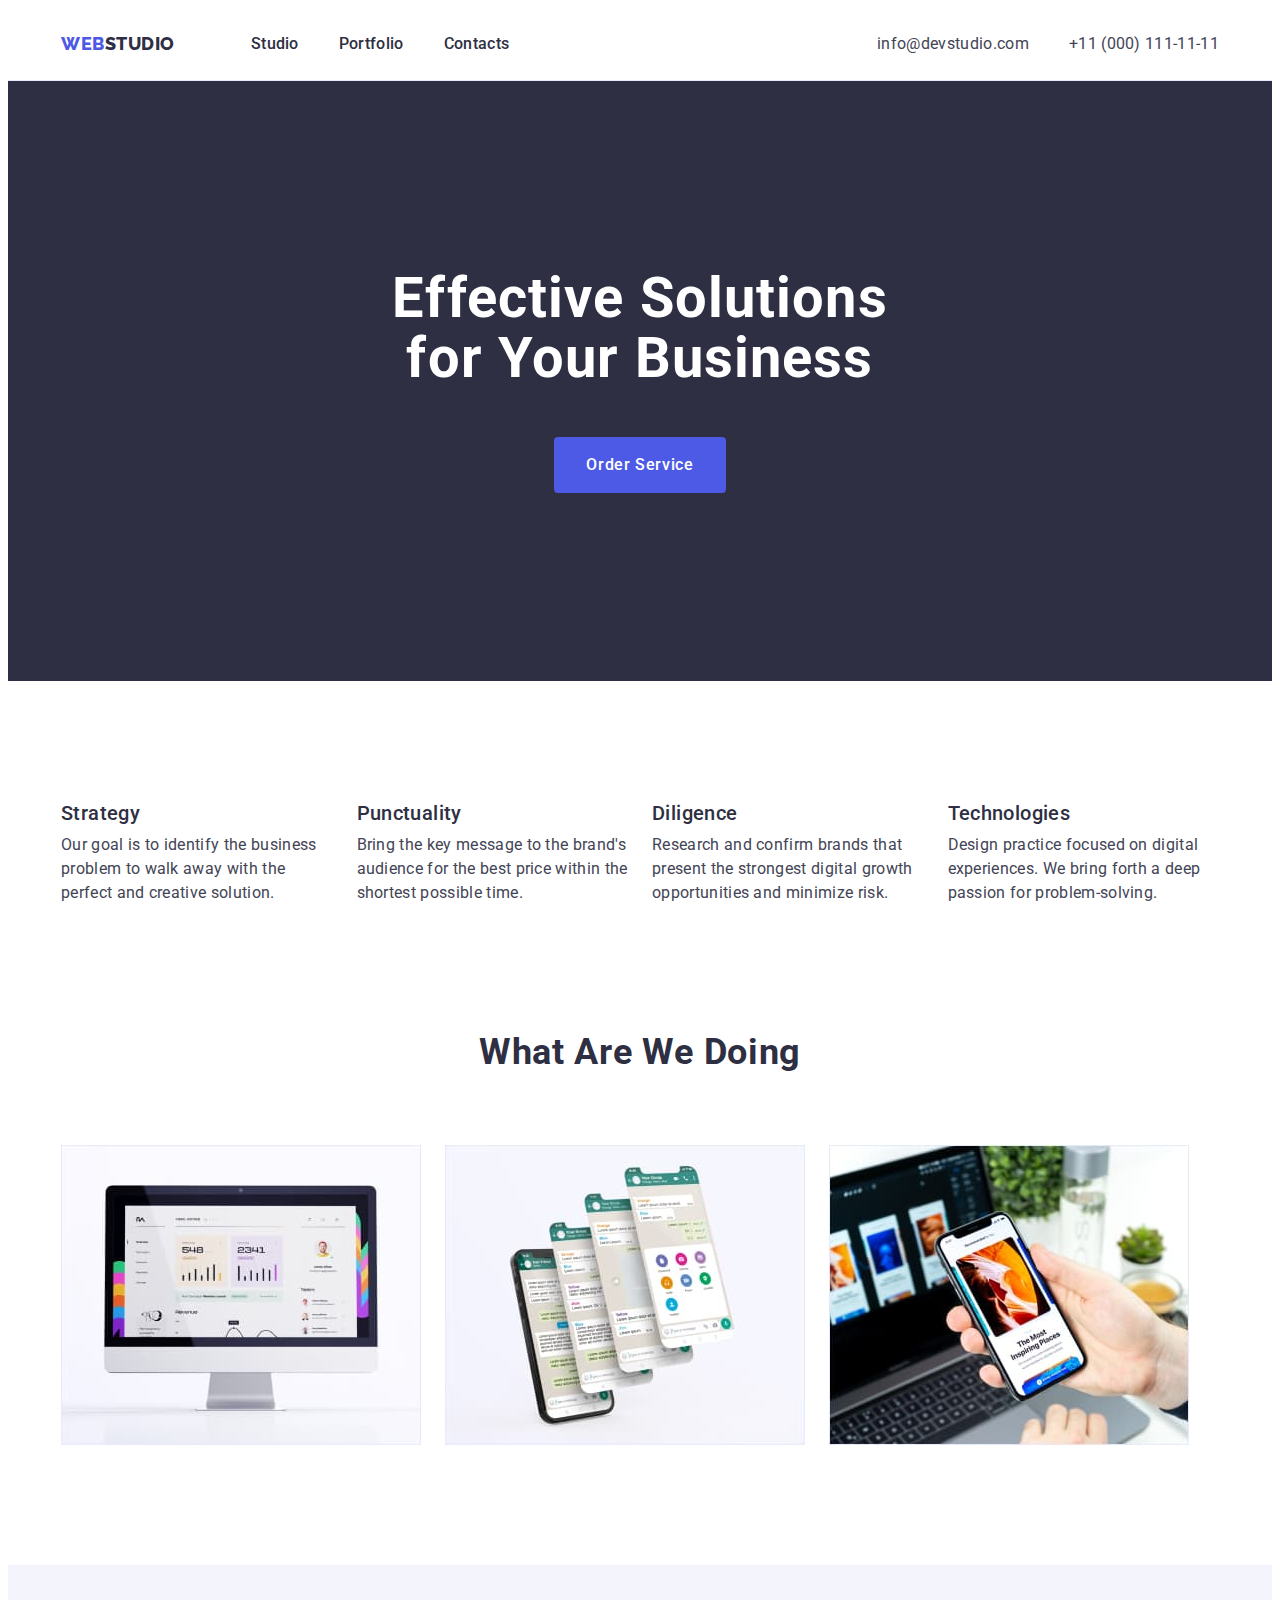
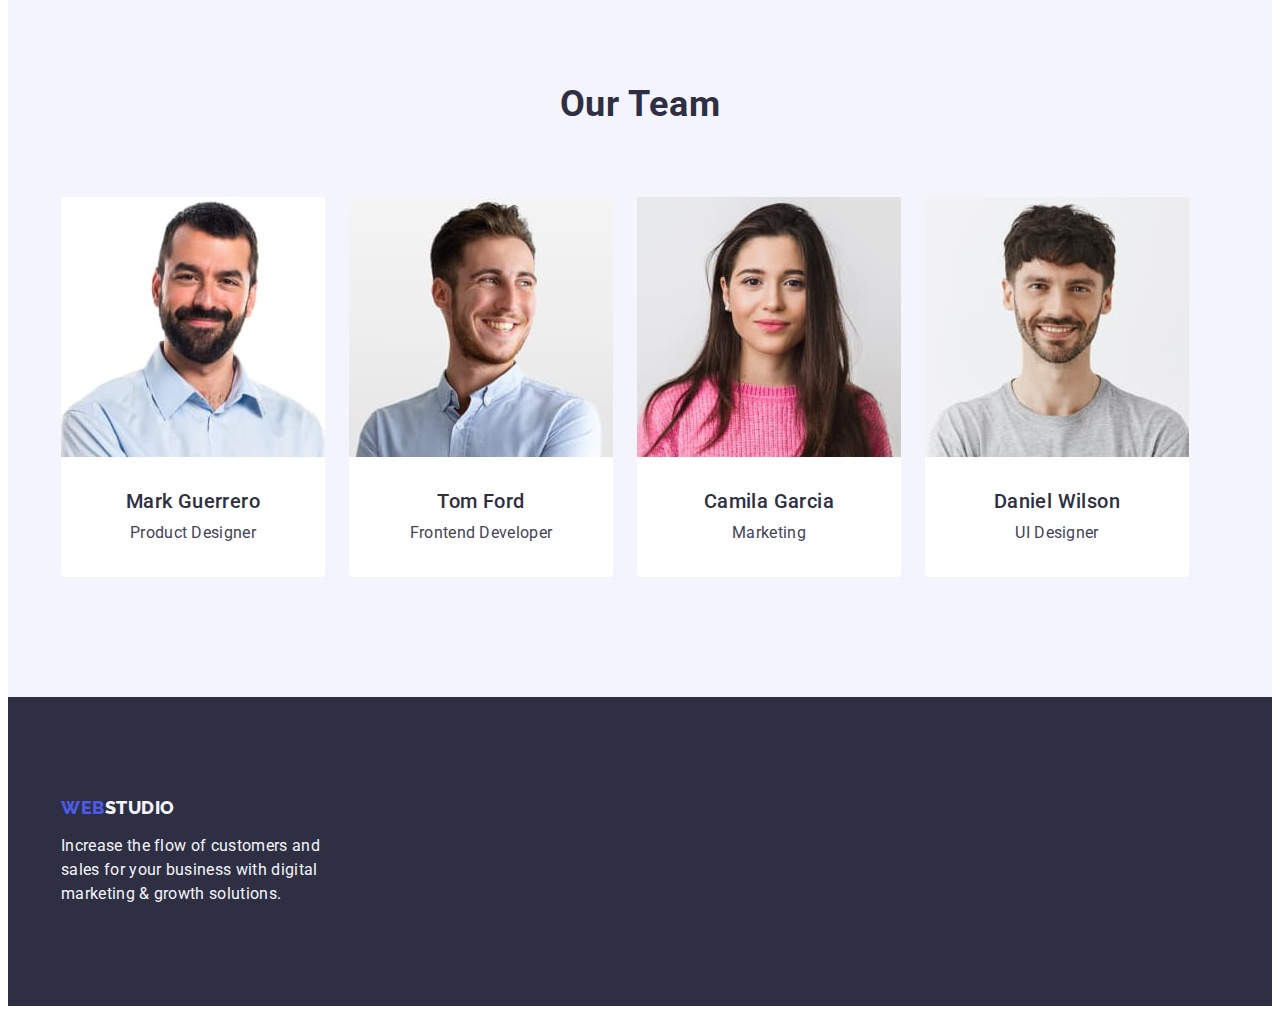
<file: index.html>
<!DOCTYPE html>
<html lang="en">
  <head>
    <meta charset="UTF-8" />
    <meta http-equiv="X-UA-Compatible" content="IE=edge" />
    <meta name="viewport" content="width=device-width, initial-scale=1.0" />
    <link rel="preconnect" href="https://fonts.googleapis.com" />
    <link rel="preconnect" href="https://fonts.gstatic.com" crossorigin />
    <link
      href="https://fonts.googleapis.com/css2?family=Raleway:wght@800&family=Roboto:wght@400;500;700;900&display=swap"
      rel="stylesheet"
    />
    <title>WebStudio</title>
    <link
      rel="stylesheet"
      href="https://cdnjs.cloudflare.com/ajax/libs/modern-normalize/2.0.0/modern-normalize.min.css"
      integrity="sha512-4xo8blKMVCiXpTaLzQSLSw3KFOVPWhm/TRtuPVc4WG6kUgjH6J03IBuG7JZPkcWMxJ5huwaBpOpnwYElP/m6wg=="
      crossorigin="anonymous"
      referrerpolicy="no-referrer"
    />
    <link rel="stylesheet" href="./css/styles.css" />
  </head>

  <body>
    <header class="header">
      <div class="container header-container">
        <nav class="header-navigation list">
          <a class="header-logo link" href="./index.html"
            >Web<span class="logo-span">Studio</span></a
          >
          <ul class="header-list list">
            <li class="header-menu-item link">
              <a class="header-menu-link link" href="./index.html">Studio</a>
            </li>
            <li class="header-menu-item link">
              <a class="header-menu-link link" href="./portfolio.html"
                >Portfolio</a
              >
            </li>
            <li class="header-menu-item link">
              <a class="header-menu-link link" href="">Contacts</a>
            </li>
          </ul>
        </nav>

        <address class="header-contacts link">
          <ul class="header-contacts-list list">
            <li class="header-contacts-item link">
              <a
                class="header-contacts-link link"
                href="mailto:info@devstudio.com"
                >info@devstudio.com</a
              >
            </li>
            <li class="header-contacts-item link">
              <a class="header-contacts-link link" href="tel:+110001111111"
                >+11 (000) 111-11-11</a
              >
            </li>
          </ul>
        </address>
      </div>
    </header>

    <main>
      <section class="hero">
        <div class="container hero-content">
          <h1 class="hero-title">Effective Solutions for Your Business</h1>
          <button type="button" class="hero-btn hero-style-btn">
            Order Service
          </button>
        </div>
      </section>

      <section class="advantages">
        <div class="container advantages-container">
          <h2 class="visually-hidden advantages-title" hidden>Advantages</h2>
          <ul class="advantages-list list">
            <li class="advantages-item">
              <h3 class="advantages-subtitle">Strategy</h3>
              <p class="advantages-text">
                Our goal is to identify the business problem to walk away with
                the perfect and creative solution.
              </p>
            </li>
            <li class="advantages-item">
              <h3 class="advantages-subtitle">Punctuality</h3>
              <p class="advantages-text">
                Bring the key message to the brand's audience for the best price
                within the shortest possible time.
              </p>
            </li>
            <li class="advantages-item">
              <h3 class="advantages-subtitle">Diligence</h3>
              <p class="advantages-text">
                Research and confirm brands that present the strongest digital
                growth opportunities and minimize risk.
              </p>
            </li>
            <li class="advantages-item">
              <h3 class="advantages-subtitle">Technologies</h3>
              <p class="advantages-text">
                Design practice focused on digital experiences. We bring forth a
                deep passion for problem-solving.
              </p>
            </li>
          </ul>
        </div>
      </section>
      <section class="project">
        <div class="container project-container">
          <h2 class="project-title">What are we doing</h2>
          <ul class="project-list list">
            <li class="project-item">
              <img
                src="./images/img1.jpg"
                alt="display"
                width="360"
                height="300"
              />
            </li>
            <li class="project-item">
              <img
                src="./images/img2.jpg"
                alt="phone"
                width="360"
                height="300"
              />
            </li>
            <li class="project-item">
              <img
                src="./images/img3.jpg"
                alt="website"
                width="360"
                height="300"
              />
            </li>
          </ul>
        </div>
      </section>
      <section class="team">
        <div class="container tem-container">
          <h2 class="team-title">Our Team</h2>
          <ul class="team-list list">
            <li class="team-item">
              <img
                src="./images/photo1.jpg"
                alt="Mark Guerrero photo"
                width="264"
                height="260"
              />
              <div class="team-photo-card">
                <h3 class="team-subtitle">Mark Guerrero</h3>
                <p class="team-text">Product Designer</p>
              </div>
            </li>
            <li class="team-item">
              <img
                src="./images/photo2.jpg"
                alt="Tom Ford photo"
                width="264"
                height="260"
              />
              <div class="team-photo-card">
                <h3 class="team-subtitle">Tom Ford</h3>
                <p class="team-text">Frontend Developer</p>
              </div>
            </li>
            <li class="team-item">
              <img
                src="./images/photo3.jpg"
                alt="Camila Garcia photo"
                width="264"
                height="260"
              />
              <div class="team-photo-card">
                <h3 class="team-subtitle">Camila Garcia</h3>
                <p class="team-text">Marketing</p>
              </div>
            </li>
            <li class="team-item">
              <img
                src="./images/photo4.jpg"
                alt="Daniel Wilson photo"
                width="264"
                height="260"
              />
              <div class="team-photo-card">
                <h3 class="team-subtitle">Daniel Wilson</h3>
                <p class="team-text">UI Designer</p>
              </div>
            </li>
          </ul>
        </div>
      </section>
    </main>

    <footer class="footer">
      <div class="container footer-container">
        <a class="footer-logo link" href="./index.html"
          >Web<span class="footer-span">Studio</span></a
        >
        <p class="footer-text">
          Increase the flow of customers and sales for your business with
          digital marketing & growth solutions.
        </p>
      </div>
    </footer>
  </body>
</html>
</file>
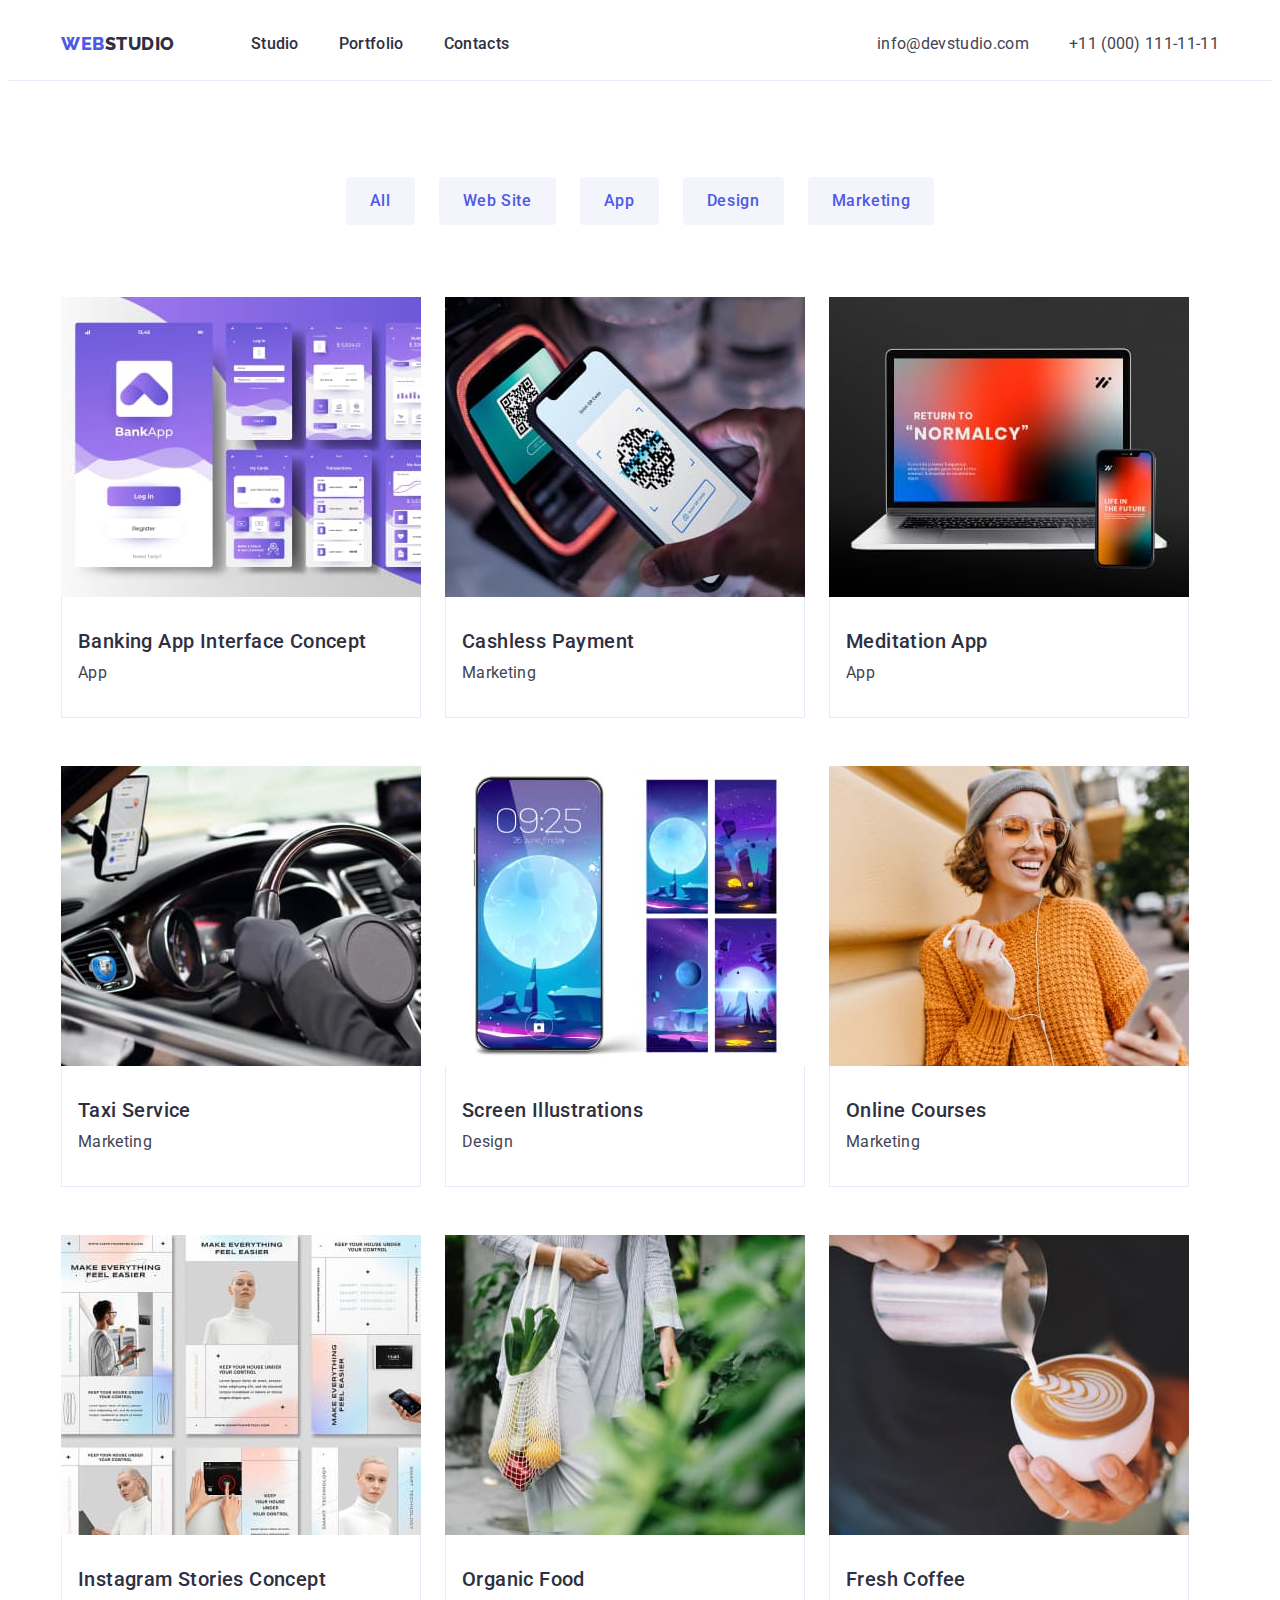
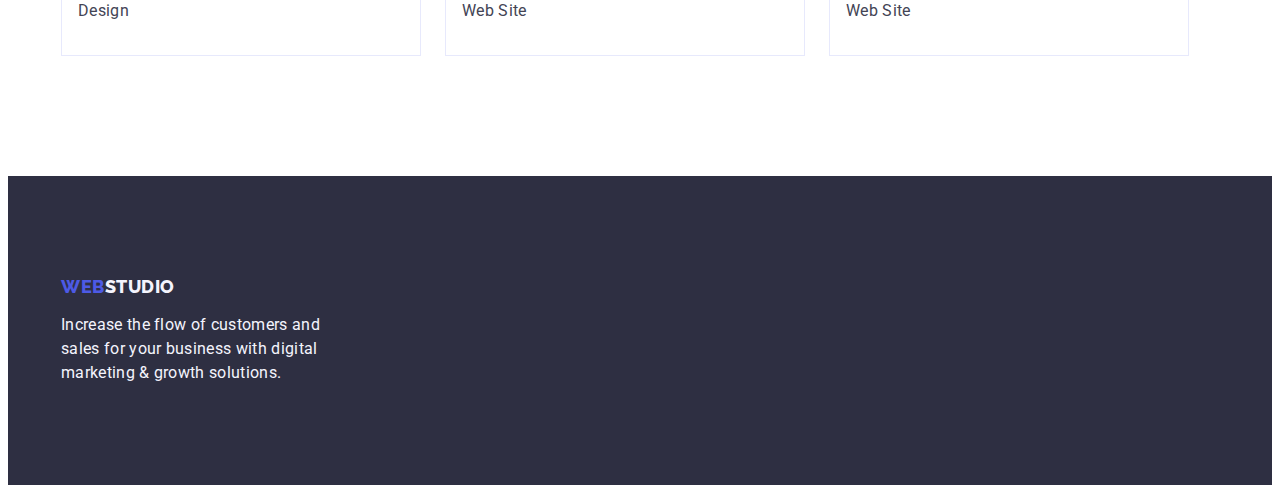
<file: portfolio.html>
<!DOCTYPE html>
<html lang="en">
  <head>
    <meta charset="UTF-8" />
    <meta http-equiv="X-UA-Compatible" content="IE=edge" />
    <meta name="viewport" content="width=device-width, initial-scale=1.0" />
    <link rel="preconnect" href="https://fonts.googleapis.com" />
    <link rel="preconnect" href="https://fonts.gstatic.com" crossorigin />
    <link
      href="https://fonts.googleapis.com/css2?family=Raleway:wght@800&family=Roboto:wght@400;500;700;900&display=swap"
      rel="stylesheet"
    />
    <title>Portfolio</title>
    <link
      rel="stylesheet"
      href="https://cdnjs.cloudflare.com/ajax/libs/modern-normalize/2.0.0/modern-normalize.min.css"
      integrity="sha512-4xo8blKMVCiXpTaLzQSLSw3KFOVPWhm/TRtuPVc4WG6kUgjH6J03IBuG7JZPkcWMxJ5huwaBpOpnwYElP/m6wg=="
      crossorigin="anonymous"
      referrerpolicy="no-referrer"
    />
    <link rel="stylesheet" href="./css/styles.css" />
  </head>

  <body>
    <header class="header">
      <div class="container header-container">
        <nav class="header-navigation list">
          <a class="header-logo link" href="./index.html"
            >Web<span class="logo-span">Studio</span></a
          >
          <ul class="header-list list">
            <li class="header-menu-item link">
              <a class="header-menu-link link" href="./index.html">Studio</a>
            </li>
            <li class="header-menu-item link">
              <a class="header-menu-link link" href="./portfolio.html"
                >Portfolio</a
              >
            </li>
            <li class="header-menu-item link">
              <a class="header-menu-link link" href="">Contacts</a>
            </li>
          </ul>
        </nav>

        <address class="header-contacts link">
          <ul class="header-contacts-list list">
            <li class="header-contacts-item link">
              <a
                class="header-contacts-link link"
                href="mailto:info@devstudio.com"
                >info@devstudio.com</a
              >
            </li>
            <li class="header-contacts-item link">
              <a class="header-contacts-link link" href="tel:+110001111111"
                >+11 (000) 111-11-11</a
              >
            </li>
          </ul>
        </address>
      </div>
    </header>

    <main>
      <section class="main-content">
        <div class="container main-box">
          <h1 hidden class="visually-hidden">Content</h1>
          <ul class="main-btn-list list">
            <li class="main-btn-item">
              <button class="main-btn-link link" type="button">All</button>
            </li>
            <li class="main-btn-item">
              <button class="main-btn-link link" type="button">Web Site</button>
            </li>
            <li class="main-btn-item">
              <button class="main-btn-link link" type="button">App</button>
            </li>
            <li class="main-btn-item">
              <button class="main-btn-link link" type="button">Design</button>
            </li>
            <li class="main-btn-item">
              <button class="main-btn-link link" type="button">
                Marketing
              </button>
            </li>
          </ul>

          <ul class="main-list list">
            <li class="main-item">
              <a class="main-item-link link" href="">
                <img
                  src="./images/portfolio/img1.jpg"
                  alt="Banking"
                  width="360"
                  height="300"
                />
                <div class="wrap-text">
                  <h2 class="main-title">Banking App Interface Concept</h2>
                  <p class="main-text">App</p>
                </div>
              </a>
            </li>
            <li class="main-item">
              <a class="main-item-link link" href=""
                ><img
                  src="./images/portfolio/img2.jpg"
                  alt="Payment"
                  width="360"
                  height="300"
                />
                <div class="wrap-text">
                  <h2 class="main-title">Cashless Payment</h2>
                  <p class="main-text">Marketing</p>
                </div>
              </a>
            </li>
            <li class="main-item">
              <a class="main-item-link link" href=""
                ><img
                  src="./images/portfolio/img3.jpg"
                  alt="meditation"
                  width="360"
                  height="300"
                />
                <div class="wrap-text">
                  <h2 class="main-title">Meditation App</h2>
                  <p class="main-text">App</p>
                </div>
              </a>
            </li>
            <li class="main-item">
              <a class="main-item-link link" href=""
                ><img
                  src="./images/portfolio/img4.jpg"
                  alt="Service"
                  width="360"
                  height="300"
                />
                <div class="wrap-text">
                  <h2 class="main-title">Taxi Service</h2>
                  <p class="main-text">Marketing</p>
                </div>
              </a>
            </li>
            <li class="main-item">
              <a class="main-item-link link" href=""
                ><img
                  src="./images/portfolio/img5.jpg"
                  alt="Screen"
                  width="360"
                  height="300"
                />
                <div class="wrap-text">
                  <h2 class="main-title">Screen Illustrations</h2>
                  <p class="main-text">Design</p>
                </div>
              </a>
            </li>
            <li class="main-item">
              <a class="main-item-link link" href=""
                ><img
                  src="./images/portfolio/img6.jpg"
                  alt="Courses"
                  width="360"
                  height="300"
                />
                <div class="wrap-text">
                  <h2 class="main-title">Online Courses</h2>
                  <p class="main-text">Marketing</p>
                </div>
              </a>
            </li>
            <li class="main-item">
              <a class="main-item-link link" href=""
                ><img
                  src="./images/portfolio/img7.jpg"
                  alt="Stories"
                  width="360"
                  height="300"
                />
                <div class="wrap-text">
                  <h2 class="main-title">Instagram Stories Concept</h2>
                  <p class="main-text">Design</p>
                </div>
              </a>
            </li>
            <li class="main-item">
              <a class="main-item-link link" href=""
                ><img
                  src="./images/portfolio/img8.jpg"
                  alt="Organic"
                  width="360"
                  height="300"
                />
                <div class="wrap-text">
                  <h2 class="main-title">Organic Food</h2>
                  <p class="main-text">Web Site</p>
                </div>
              </a>
            </li>
            <li class="main-item">
              <a class="main-item-link link" href=""
                ><img
                  src="./images/portfolio/img9.jpg"
                  alt="Coffee"
                  width="360"
                  height="300"
                />
                <div class="wrap-text">
                  <h2 class="main-title">Fresh Coffee</h2>
                  <p class="main-text">Web Site</p>
                </div>
              </a>
            </li>
          </ul>
        </div>
      </section>
    </main>

    <footer class="footer">
      <div class="container">
        <a class="footer-logo link" href="./index.html"
          >Web<span class="footer-span">Studio</span></a
        >
        <p class="footer-text">
          Increase the flow of customers and sales for your business with
          digital marketing & growth solutions.
        </p>
      </div>
    </footer>
  </body>
</html>
</file>
<file: css/styles.css>
:root {
  --main-text-color: #2e2f42;
  --second-text-color: #434455;
  --accent-color: #4d5ae5;
  --bacground-color: #2e2f42;
  --title-color-text: #ffffff;
  --section-bacground-color: #f4f4fd;
  --project-bacground-color: #e5e5e5;
  --portfolio-bacground-color: #e7e9fc;
  --footer-text-color: #f4f4fd;
}

body {
  font-family: "Roboto", sans-serif;
  color: var(--second-text-color);
  background-color: var(--title-color-text);
}

p,
h1,
h2,
h3,
h4,
h5,
h6 {
  margin-top: 0;
  margin-bottom: 0;
}

.link {
  text-decoration: none;
}
.list {
  list-style-type: none;
}
ul {
  list-style: none;
  margin-top: 0;
  margin-bottom: 0;
  margin-left: 0;
  padding-left: 0;
}

a {
  text-decoration: none;
}
span {
  color: var(--main-text-color);
}
img {
  display: block;
}

.visually-hidden {
  position: absolute;
  width: 1px;
  height: 1px;
  margin: -1px;
  border: 0;
  padding: 0;
  white-space: nowrap;
  clip-path: inset(100%);
  clip: rect(0 0 0 0);
  overflow: hidden;
}
.footer-logo {
  display: inline-block;
}

.container {
  max-width: 1158px;
  padding: 0 15px;
  margin: 0 auto;
}
/** --------------------------------------HEADER --------------------------------------- */
.header {
  display: block;
  border-bottom: 1px solid #e7e9fc;
}

.header-navigation {
  font-weight: 500;
  font-size: 16px;
  line-height: 1.5;
  color: var(--main-text-color);
  letter-spacing: 0.03em;
}

.header-navigation {
  display: flex;
  align-items: center;
}

.header-logo {
  font-family: "Raleway", sans-serif;
  font-weight: 800;
  font-size: 18px;
  line-height: 1.17;
  color: var(--accent-color);
  letter-spacing: 0.03em;
  text-transform: uppercase;
  display: flex;
  align-items: center;
  margin-right: 76px;
}

.header-list {
  display: flex;
}

.header-list {
  list-style: none;
  text-decoration: none;
  color: var(--main-text-color);
  gap: 40px;
}

.header-container {
  display: flex;
  align-items: center;
  padding-bottom: 35px;
}

.header-menu-item {
  font-weight: 500;
  font-size: 16px;
  line-height: 1.5;
  color: var(--main-text-color);
  letter-spacing: 0.02em;
  display: block;
}

.header-menu-link {
  font-weight: 500;
  font-size: 16px;
  line-height: 1.5;
  color: var(--main-text-color);
  letter-spacing: 0.02em;
  display: block;
  padding: 24px 0;
}

.header-menu-link:is(:hover, :focus) {
  color: #404bbf;
}

.header-contacts {
  font-size: 16px;
  line-height: 1.5;
  color: var(--second-text-color);
  letter-spacing: 0.02em;
  margin-left: auto;
}

.header-contacts-list {
  display: flex;
  gap: 40px;
}

.header-contacts-item {
}

.header-contacts-link {
  font-size: 16px;
  line-height: 1.5;
  color: var(--second-text-color);
}
.header-contacts-link:is(:hover, :focus) {
  color: #404bbf;
}
/*-------------------------------HERO--------------------------------------*/
.hero {
  background: var(--bacground-color);
  text-align: center;
  padding: 188px 0;
}

.hero-title {
  font-weight: 700;
  font-size: 56px;
  line-height: 1.07;
  letter-spacing: 0.02em;
  color: var(--title-color-text);
  max-width: 496px;
  margin-bottom: 48px;
  margin-left: auto;
  margin-right: auto;
}

.hero-content {
}

.hero-btn {
  font-family: inherit;
  font-weight: 500;
  font-size: 16px;
  line-height: 1.5;
  color: var(--title-color-text);
  background: #4d5ae5;
  letter-spacing: 0.04em;
  cursor: pointer;
  border: none;
  padding: 16px 32px;
  margin: auto;
}

.hero-style-btn {
  display: block;
  justify-content: center;
  min-width: 169px;
  border-radius: 4px;
}

.hero-btn:is(:hover, :focus) {
  background-color: #404bbf;
}

/*-------------------------------ADVANTAGES--------------------------------------*/

.advantages {
  padding: 120px 0;
}

.advantages-container {
}

.advantages-title {
  font-weight: 500;
  font-size: 20px;
  line-height: 1.2;
  letter-spacing: 0.02em;
  color: var(--second-text-color);
}

.advantages-list {
  list-style: none;
  display: flex;
  gap: 24px;
}

.advantages-item {
  margin-bottom: 8px;
  width: calc((100% - 72px) / 4);
}
.advantages-subtitle {
  font-weight: 500;
  font-size: 20px;
  line-height: 1.2;
  letter-spacing: 0.02em;
  color: var(--main-text-color);
  margin-bottom: 8px;
}
.advantages-text {
  font-size: 16px;
  line-height: 1.5;
  letter-spacing: 0.02em;
  color: var(--second-text-color);
}

/*-------------------------------PROJECT--------------------------------------*/
.project {
  padding-bottom: 120px;
}

.project-container {
  text-align: center;
}

.project-title {
  font-weight: 700;
  font-size: 36px;
  line-height: 1.11;
  color: var(--main-text-color);
  letter-spacing: 0.02em;
  text-align: center;
  text-transform: capitalize;
  margin-bottom: 72px;
}
.project-list {
  list-style: none;
  display: flex;
  gap: 24px;
}
.project-item {
  background-color: var(--project-bacground-color);
}

/*-------------------------------TEAM--------------------------------------*/
.team {
  padding: 120px 0;
  background-color: var(--section-bacground-color);
}

.tem-container {
}

.team-title {
  font-size: 36px;
  line-height: 1.11;
  text-align: center;
  letter-spacing: 0.02em;
  text-transform: capitalize;
  color: var(--main-text-color);
  margin-bottom: 72px;
}
.team-list {
  list-style: none;
  display: flex;
  gap: 24px;
}
.team-item {
  background-color: #ffffff;
  width: calc((100%-72px) / 4);
  text-align: center;
  border-radius: 0px 0px 4px 4px;
}

.team-photo-card {
  padding: 32px 16px;
}

.team-subtitle {
  font-weight: 500;
  font-size: 20px;
  line-height: 1.2;
  color: var(--main-text-color);
  letter-spacing: 0.02em;
  text-align: center;
  margin-bottom: 8px;
}

.team-text {
  font-size: 16px;
  line-height: 1.5;
  color: var(--second-text-color);
  letter-spacing: 0.02em;
}

/*-------------------------------FOOTER--------------------------------------*/
.footer {
  background-color: var(--bacground-color);
  padding: 100px 0;
}

.footer-container {
}

.footer-logo {
  font-family: "Raleway", sans-serif;
  font-weight: 800;
  font-size: 18px;
  line-height: 1.17;
  letter-spacing: 0.03em;
  color: var(--title-color-text);
  display: block;
  text-transform: uppercase;
  margin-bottom: 16px;
  display: inline-block;
}
.footer-text {
  font-size: 16px;
  line-height: 1.5;
  letter-spacing: 0.02em;
  color: var(--footer-text-color);
  width: 264px;
}
.footer-span {
  color: var(--section-bacground-color);
}

/*!--------------------------------------------------------PORTFOLIO---------------------------------------------------*/

.header {
  box-sizing: border-box;
  border-bottom: 1px solid #e7e9fc;
}

.header-navigation {
  font-weight: 500;
  font-size: 16px;
  line-height: 1.5;
  color: var(--main-text-color);
  letter-spacing: 0.03em;
}

.header-navigation {
  display: flex;
  align-items: center;
}

.header-logo {
  font-family: "Raleway", sans-serif;
  font-weight: 800;
  font-size: 18px;
  line-height: 1.17;
  color: var(--accent-color);
  letter-spacing: 0.03em;
  text-transform: uppercase;
  display: flex;
  align-items: center;
}

.header-list {
  display: flex;
}

.header-list {
  list-style: none;
  text-decoration: none;
  color: var(--main-text-color);
  gap: 40px;
}

.header-container {
  display: flex;
  align-items: center;
  padding-bottom: 35px;
  padding: 0 15px;
}

.header-menu-item {
  font-weight: 500;
  font-size: 16px;
  line-height: 1.5;
  color: var(--main-text-color);
  letter-spacing: 0.02em;
}

.header-menu-link {
  font-weight: 500;
  font-size: 16px;
  line-height: 1.5;
  color: var(--main-text-color);
  letter-spacing: 0.02em;
  display: block;
  padding: 24px 0;
}

.header-menu-link:is(:hover, :focus) {
  color: #404bbf;
}

.header-contacts {
  font-style: normal;
  font-weight: 400;
  font-size: 16px;
  line-height: 1.5;
  color: var(--second-text-color);
  letter-spacing: 0.02em;
  margin-left: auto;
}

.header-contacts-list {
  display: flex;
  gap: 40px;
}

.header-contacts-item {
}

.header-contacts-link {
  font-size: 16px;
  line-height: 1.5;
  color: var(--second-text-color);
}
.header-contacts-link:is(:hover, :focus) {
  color: #404bbf;
}
/*-------------------------------MAIN--------------------------------------*/
.main-title {
}

.main-content {
  padding: 96px 0 120px 0;
}

.main-box {
  margin: auto;
  border: none;
}

.main-btn-list {
  list-style: none;
  display: flex;
  gap: 24px;
  justify-content: center;
  margin-bottom: 72px;
}
.main-btn-item {
}

.main-btn-link {
  font-family: "Roboto", sans-serif;
  font-weight: 500;
  font-size: 16px;
  line-height: 1.5;
  letter-spacing: 0.04em;
  color: #4d5ae5;
  cursor: pointer;
  background-color: var(--footer-text-color);
  border: none;
  padding: 12px 24px;
  border-radius: 4px;
  border-top: none;
}
.main-btn-link:is(:hover, :focus) {
  color: #ffffff;
  background-color: #404bbf;
  border: 1px solid var(--portfolio-bacground-color);
  border: 1px solid transparent;
}

.main-list {
  list-style: none;
  display: flex;
  flex-wrap: wrap;
  column-gap: 24px;
  row-gap: 48px;
}

.main-item {
  text-decoration: none;
  list-style: none;
}

.main-item-link {
  text-decoration: none;
  width: calc((100% - 48px) / 3);
}

.wrap-text {
  padding: 32px 16px;
  border: 1px solid #e7e9fc;
  border-top: none;
}

.main-title {
  font-weight: 500;
  font-size: 20px;
  line-height: 1.2;
  letter-spacing: 0.02em;
  color: var(--main-text-color);
  margin-bottom: 8px;
}
.main-text {
  font-size: 16px;
  line-height: 1.5;
  letter-spacing: 0.02em;
  color: var(--second-text-color);
}

/*-------------------------------FOOTER--------------------------------------*/
.footer {
  background-color: var(--bacground-color);
  padding: 100px 0;
}
.footer-logo {
  font-family: "Raleway", sans-serif;
  font-weight: 800;
  font-size: 18px;
  line-height: 1.17;
  color: var(--accent-color);
  letter-spacing: 0.03em;
  text-transform: uppercase;
  display: block;
  margin-bottom: 16px;
  display: inline-block;
}
.footer-text {
  color: var(--footer-text-color);
  font-size: 16px;
  color: var(--footer-text-color);
  line-height: 1.5;
  width: 264px;
}
.footer-span {
  color: #f4f4fd;
}
</file>
